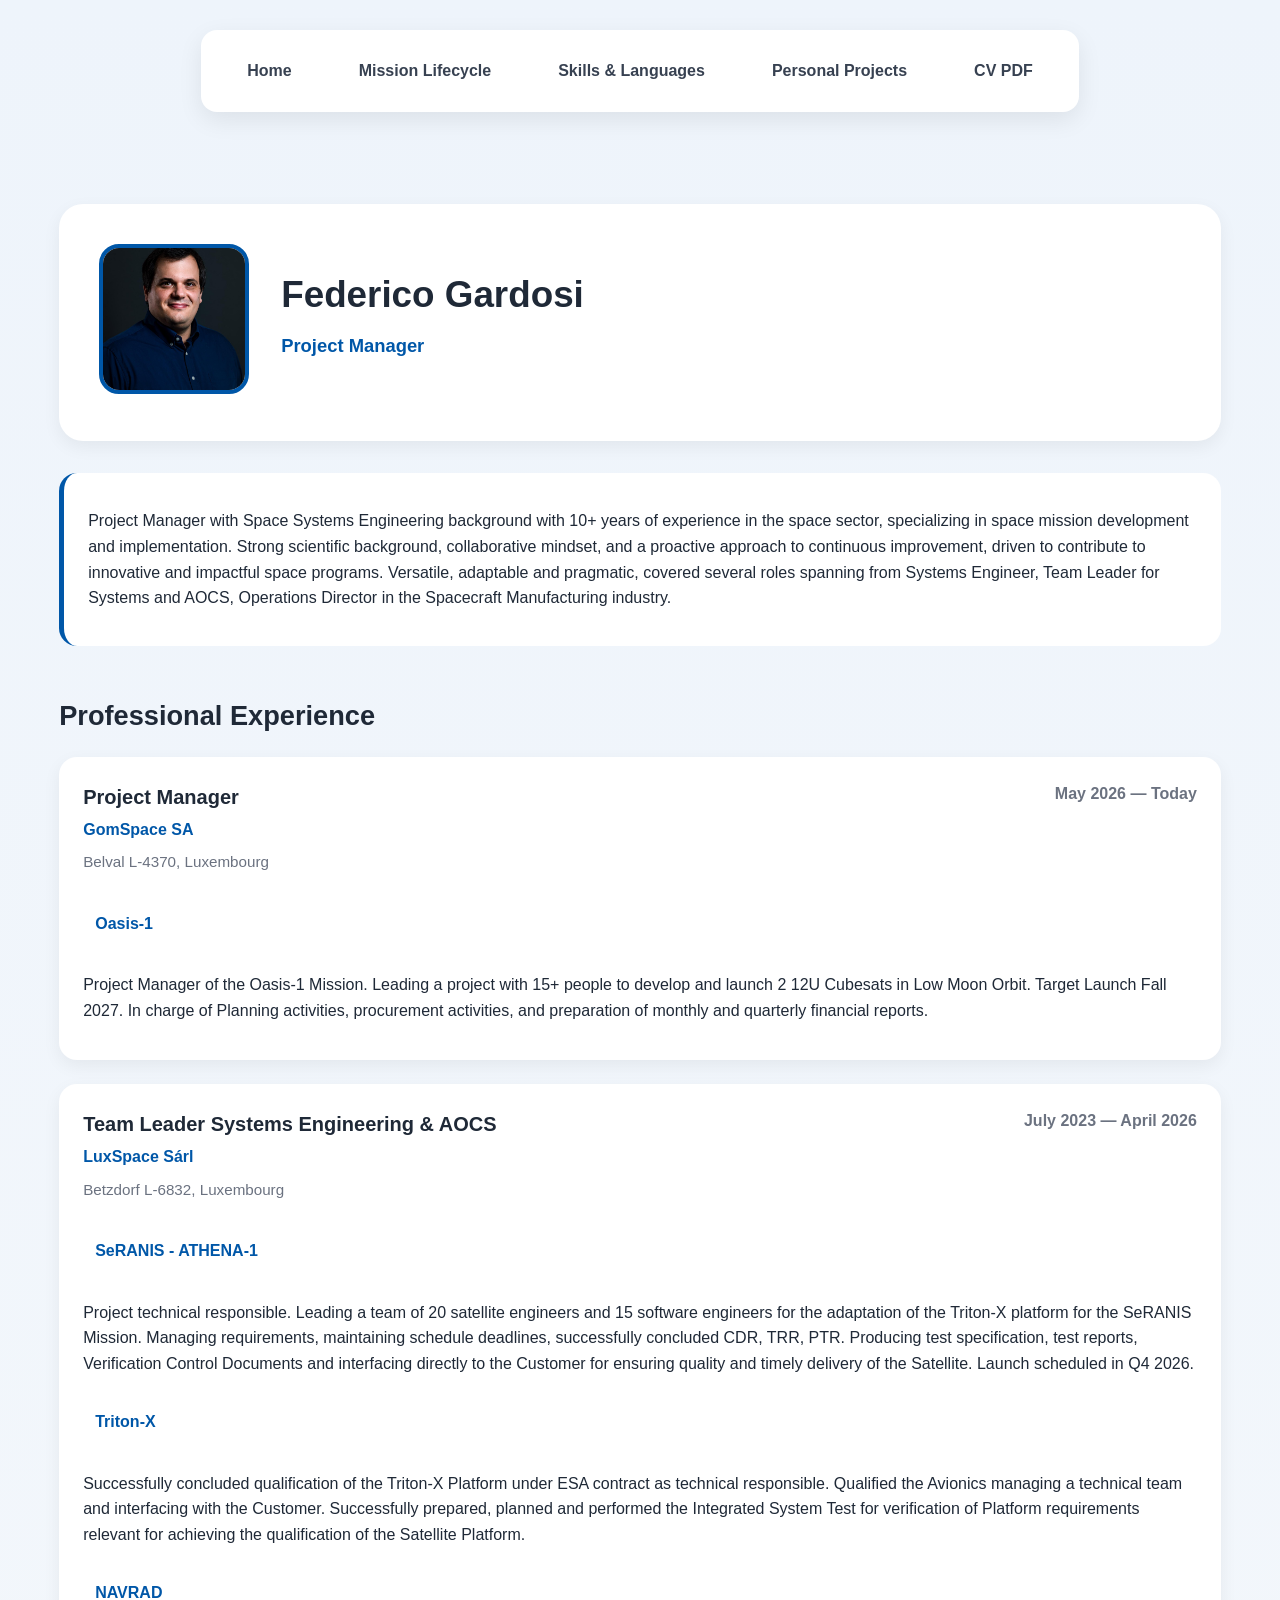
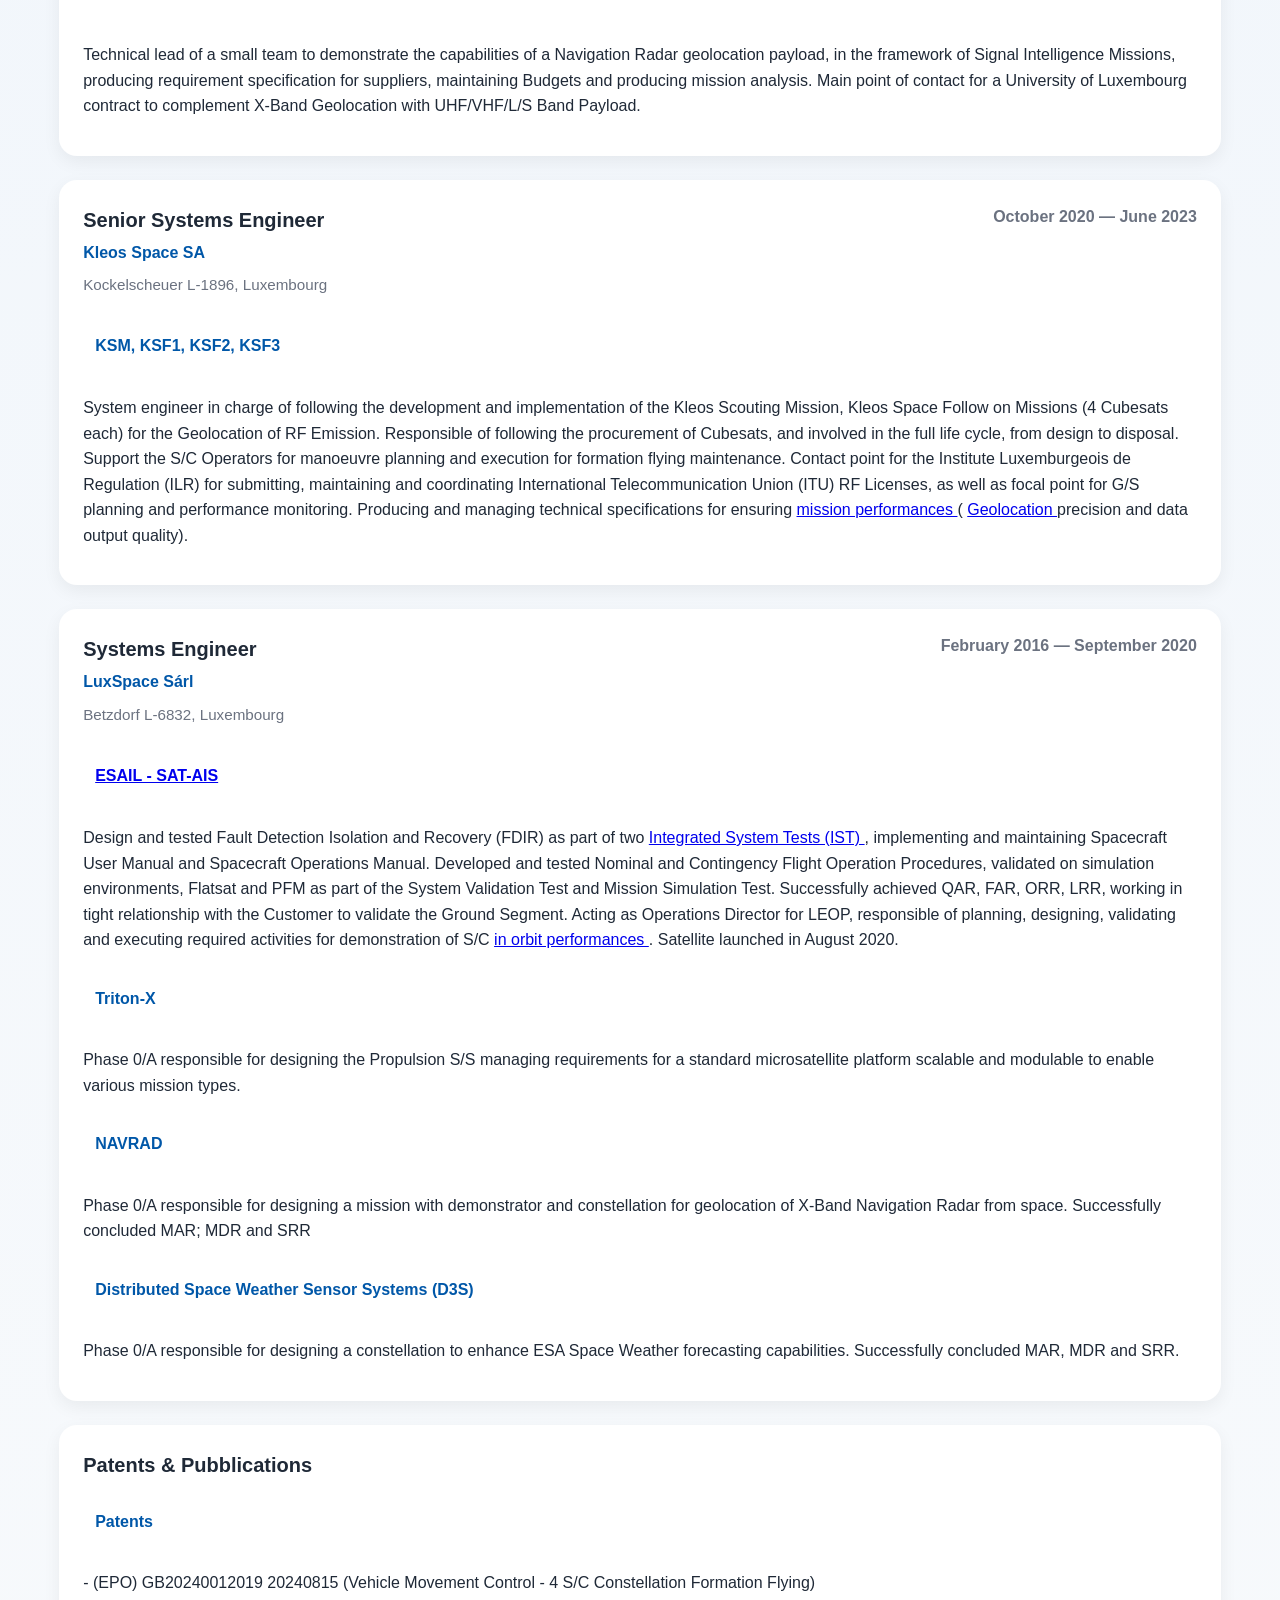
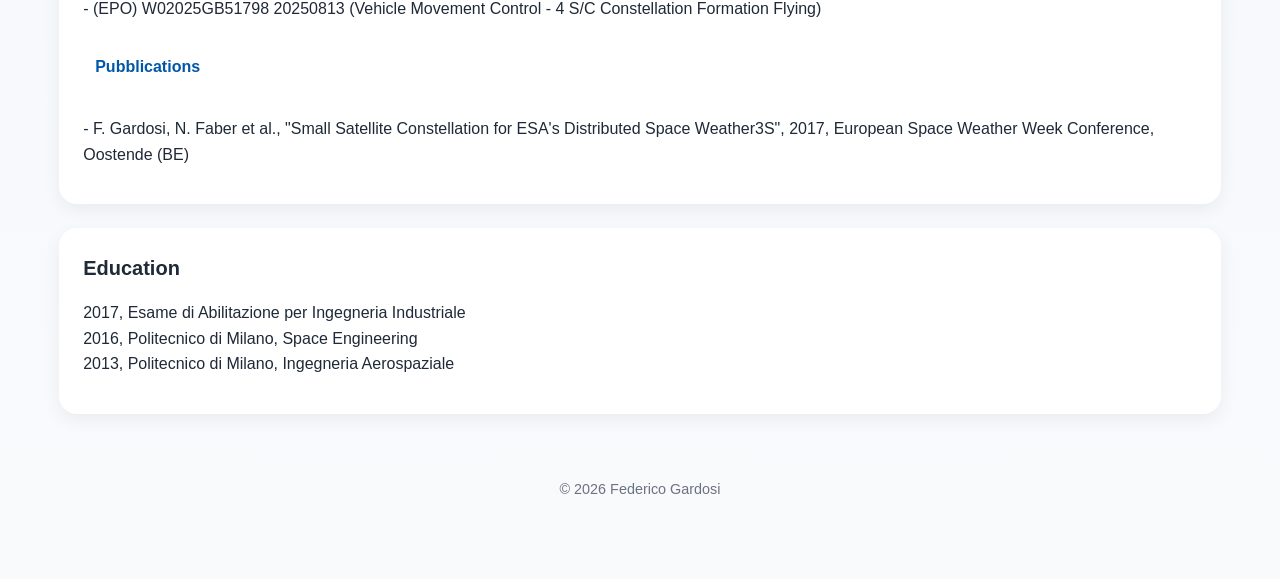
<file: index.html>
<!DOCTYPE html>
<html lang="en">
<head>
    <meta charset="UTF-8" />
    <meta name="viewport" content="width=device-width, initial-scale=1.0" />
    <title>Federico Gardosi | Portfolio</title>
    <link rel="stylesheet" href="css/style.css" />
    <!-- Google tag (gtag.js) -->
    <script async src="https://www.googletagmanager.com/gtag/js?id=G-HKT4KPR99Y"></script>
    <script>
    window.dataLayer = window.dataLayer || [];
    function gtag(){dataLayer.push(arguments);}
    gtag('js', new Date());

    gtag('config', 'G-HKT4KPR99Y');
    </script>
</head>
<body>

    <nav class="topnav">
    <a href="index.html">Home</a>
    <a href="blockdiagram.html">Mission Lifecycle</a>
    <a href="sandl.html">Skills & Languages</a>
    <a href="projects/projects.html">Personal Projects</a>
    <a href="assets/pdf/FedericoGardosi_2026Sep.pdf">CV PDF</a>
    </nav>

    <main class="container">

        <!-- HEADER / HERO -->
        <header class="hero">
            <div class="hero-photo">
                <img src="assets/images/profile.jpeg" alt="Foto profilo Federico Gardosi">
            </div>

            <div class="hero-text">
                <h1>Federico Gardosi</h1>
                <p class="job-title">Project Manager</p>
            </div>
        </header>

        <!-- BREVE INTRO (opzionale) -->
        <section class="intro">
            <p>
                Project Manager with Space Systems Engineering background with 10+ years of experience in the space sector, 
                specializing in space mission development and implementation. Strong scientific background, collaborative mindset,
                and a proactive approach to continuous improvement, driven to contribute to innovative and impactful space programs.
                Versatile, adaptable and pragmatic, covered several roles spanning from Systems Engineer, Team Leader for Systems and AOCS,
                Operations Director in the Spacecraft Manufacturing industry.
            </p>
        </section>

        <!-- ESPERIENZA -->
        <section id="experience">
            <h2>Professional Experience</h2>

            <!-- TEMPLATE DA DUPLICARE -->
            <article class="experience-card">
                <div class="exp-header">
                    <div>
                        <h3>Project Manager</h3>
                        <p class="company">GomSpace SA</p>
                    </div>

                    <div class="exp-period">
                        May 2026 — Today
                    </div>
                </div>

                <p class="exp-location">Belval L-4370, Luxembourg</p>

                <div class="exp-project">
                    Oasis-1
                </div>

                <p class="exp-description">
                    Project Manager of the Oasis-1 Mission. Leading a project with 15+ people to develop and launch 2 12U Cubesats in Low Moon Orbit.
                    Target Launch Fall 2027. In charge of Planning activities, procurement activities, and preparation of monthly and quarterly
                    financial reports.<br>
                </p>

            </article>
            <!-- FINE TEMPLATE -->

            <!-- TEMPLATE DA DUPLICARE -->
            <article class="experience-card">
                <div class="exp-header">
                    <div>
                        <h3>Team Leader Systems Engineering & AOCS</h3>
                        <p class="company">LuxSpace Sárl</p>
                    </div>

                    <div class="exp-period">
                        July 2023 — April 2026
                    </div>
                </div>

                <p class="exp-location">Betzdorf L-6832, Luxembourg</p>
                
                <div class="exp-project">
                    SeRANIS - ATHENA-1
                </div>

                <p class="exp-description">
                    Project technical responsible. Leading a team of 20 satellite engineers and 15 software engineers for the adaptation
                    of the Triton-X platform for the SeRANIS Mission. Managing requirements, maintaining schedule deadlines, successfully
                    concluded CDR, TRR, PTR. Producing test specification, test reports,
                    Verification Control Documents and interfacing directly to the Customer for ensuring quality and timely delivery of the Satellite.
                    Launch scheduled in Q4 2026. <br>
                </p>

                <div class="exp-project">
                    Triton-X
                </div>

                <p class="exp-description">
                    Successfully concluded qualification of the Triton-X Platform under ESA contract as technical responsible. Qualified
                    the Avionics managing a technical team and interfacing with the Customer.
                    Successfully prepared, planned and performed the Integrated System Test for verification of Platform requirements relevant for
                    achieving the qualification of the Satellite Platform.<br>
                </p>

                <div class="exp-project">
                    NAVRAD
                </div>

                <p class="exp-description">
                    Technical lead of a small team to demonstrate the capabilities of a Navigation Radar geolocation payload, in the framework of
                    Signal Intelligence Missions, producing requirement specification for suppliers, maintaining Budgets and producing mission analysis.
                    Main point of contact for a University of Luxembourg contract to complement X-Band Geolocation with UHF/VHF/L/S Band Payload.<br>
                </p>

            </article>
            <!-- FINE TEMPLATE -->

            <!-- TEMPLATE DA DUPLICARE -->
            <article class="experience-card">
                <div class="exp-header">
                    <div>
                        <h3>Senior Systems Engineer</h3>
                        <p class="company">Kleos Space SA</p>
                    </div>

                    <div class="exp-period">
                        October 2020 — June 2023
                    </div>
                </div>

                <p class="exp-location">Kockelscheuer L-1896, Luxembourg</p>

                <div class="exp-project">
                    KSM, KSF1, KSF2, KSF3
                </div>

                <p class="exp-description">
                    System engineer in charge of following the development and implementation of the Kleos Scouting Mission,
                    Kleos Space Follow on Missions (4 Cubesats each) for the Geolocation of RF Emission. Responsible of following the procurement of Cubesats, and involved in
                    the full life cycle, from design to disposal.
                    
                    Support the S/C Operators for manoeuvre planning and execution for formation flying maintenance.

                    Contact point for the Institute Luxemburgeois de Regulation (ILR) for submitting, maintaining and coordinating International
                    Telecommunication Union (ITU) RF Licenses, as well as focal point for G/S planning and performance monitoring.

                    Producing and managing technical specifications for ensuring
                    <a href="https://www.youtube.com/watch?v=lKY6gIubSNU&t=6s" target="_blank">
                    mission performances </a> (
                    <a href="https://www.radio24.ilsole24ore.com/conduttori/enrico-pagliarini/programmi/2024/puntata/trasmissione-3-giugno-2022-120000-2419319450279566" target="_blank">
                        Geolocation
                    </a>
                    precision and data output quality).<br>
                </p>

            </article>
            <!-- FINE TEMPLATE -->

            <!-- TEMPLATE DA DUPLICARE -->
            <article class="experience-card">
                <div class="exp-header">
                    <div>
                        <h3>Systems Engineer</h3>
                        <p class="company">LuxSpace Sárl</p>
                    </div>

                    <div class="exp-period">
                        February 2016 — September 2020
                    </div>
                </div>

                <p class="exp-location">Betzdorf L-6832, Luxembourg</p>

                <div class="exp-project">
                    <a href="https://www.esa.int/Applications/Connectivity_and_Secure_Communications/ESAIL_maritime_satellite_launched" target="_blank">
                        ESAIL - SAT-AIS
                    </a>
                </div>

                <p class="exp-description">
                    Design and tested Fault Detection Isolation and Recovery (FDIR) as part of two 
                    <a href="https://www.youtube.com/watch?v=xg8FUtbBGn8&t=12s" target="_blank">
                    Integrated System Tests (IST)
                    </a>,
                    implementing and maintaining Spacecraft User Manual and Spacecraft Operations Manual. Developed and tested Nominal
                    and Contingency Flight Operation Procedures, validated on simulation environments, Flatsat and PFM as part of the
                    System Validation Test and Mission Simulation Test.

                    Successfully achieved QAR, FAR, ORR, LRR, working in tight relationship with the Customer to validate the
                    Ground Segment.

                    Acting as Operations Director for LEOP, responsible of planning, designing, validating and executing required
                    activities for demonstration of S/C
                    <a href="https://www.esa.int/Applications/Connectivity_and_Secure_Communications/ESAIL_captures_two_million_messages_from_ships_at_sea" target="_blank" rel="noopener noreferrer">
                    in orbit performances
                    </a>. Satellite launched in August 2020.<br>
                </p>
                
                <div class="exp-project">
                    Triton-X
                </div>

                <p class="exp-description">
                    Phase 0/A responsible for designing the Propulsion S/S managing requirements for a standard microsatellite platform
                    scalable and modulable to enable various mission types.<br>
                </p>

                <div class="exp-project">
                    NAVRAD
                </div>

                <p class="exp-description">
                    Phase 0/A responsible for designing a mission with demonstrator and constellation for geolocation of X-Band Navigation
                    Radar from space. Successfully concluded MAR; MDR and SRR<br>
                </p>

                <div class="exp-project">
                    Distributed Space Weather Sensor Systems (D3S)
                </div>

                <p class="exp-description">
                    Phase 0/A responsible for designing a constellation to enhance ESA Space Weather forecasting capabilities.
                    Successfully concluded MAR, MDR and SRR.<br>
                </p>

            </article>
            <!-- FINE TEMPLATE -->


            <article class="experience-card">
                <div class="exp-header">
                    <div>
                        <h3>Patents & Pubblications</h3>
                    </div>
                </div>
                <div class="exp-project">
                    Patents
                </div>

                <p class="exp-description">
                    - (EPO) GB20240012019 20240815 (Vehicle Movement Control - 4 S/C Constellation Formation Flying) <br>
                    - (EPO) W02025GB51798 20250813 (Vehicle Movement Control - 4 S/C Constellation Formation Flying) <br>
                </p>
                <div class="exp-project">
                    Pubblications
                </div>

                <p class="exp-description">
                    - F. Gardosi, N. Faber et al., "Small Satellite Constellation for ESA's Distributed Space Weather3S", 2017, European Space Weather Week Conference,
                    Oostende (BE) <br>
                </p>

                </article>
            <!-- FINE TEMPLATE -->


             <article class="experience-card">
                <div class="exp-header">
                    <div>
                        <h3>Education</h3>
                    </div>
                </div>

                <p class="exp-description">
                    2017, Esame di Abilitazione per Ingegneria Industriale <br>
                    2016, Politecnico di Milano, Space Engineering <br>
                    2013, Politecnico di Milano, Ingegneria Aerospaziale <br>
                </p>

                </article>
            <!-- FINE TEMPLATE -->

        </section>

        <footer class="footer">
            <p>© 2026 Federico Gardosi</p>
        </footer>

    </main>

</body>
</html>
</file>
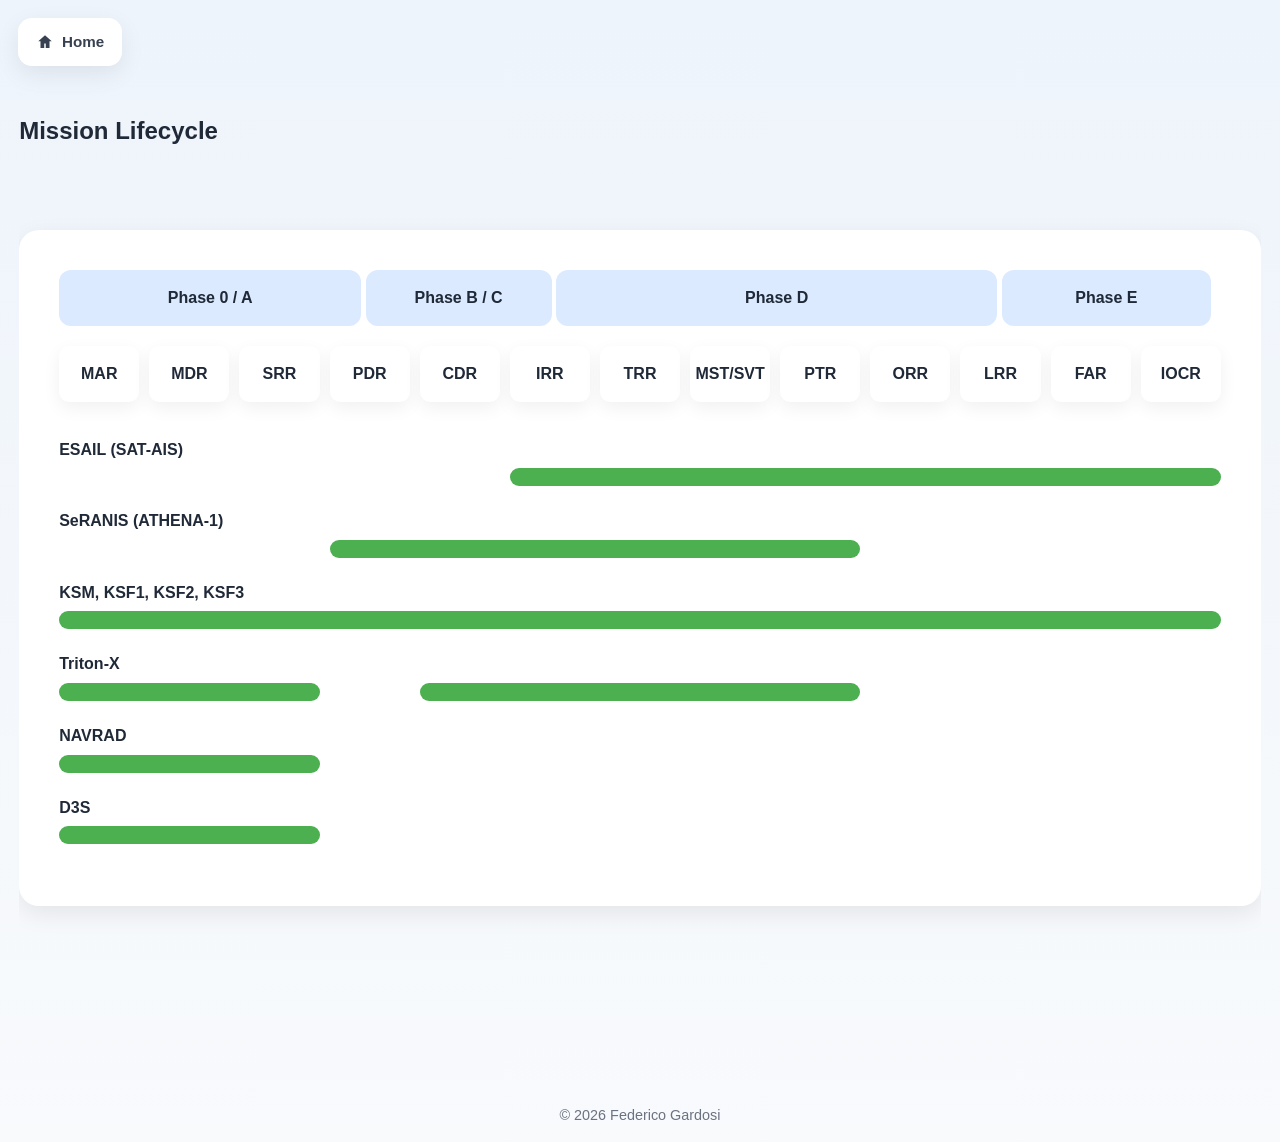
<file: blockdiagram.html>
<!DOCTYPE html>
<html lang="en">

<head>

<meta charset="UTF-8">
<meta name="viewport" content="width=device-width, initial-scale=1">

<title>Mission Lifecycle</title>

<link rel="stylesheet" href="css/style.css">
<!-- Google tag (gtag.js) -->
<script async src="https://www.googletagmanager.com/gtag/js?id=G-HKT4KPR99Y"></script>
<script>
window.dataLayer = window.dataLayer || [];
function gtag(){dataLayer.push(arguments);}
gtag('js', new Date());

gtag('config', 'G-HKT4KPR99Y');
</script>
</head>

<body>

    <a href="index.html" class="home-button">
    <svg width="18" height="18" viewBox="0 0 24 24" fill="currentColor">
        <path d="M12 3l9 8h-3v9h-5v-6H11v6H6v-9H3z"/>
    </svg>
    <span>Home</span>
    </a>
<div class="lifecycle-container">
<section class="lifecycle">

    <h1 class="lifecycle-title">
        Mission Lifecycle
    </h1>

    <div class="timeline-wrapper">

        <div class="timeline">

            <!-- Phase titles -->

            <div></div>

            <div class="phase phase0">Phase 0 / A</div>
            <div class="phase phaseBC">Phase B / C</div>
            <div class="phase phaseD">Phase D</div>
            <div class="phase phaseE">Phase E</div>

            <!-- Milestones -->

            <div></div>

            <div class="milestones">

                <div>MAR</div>
                <div>MDR</div>
                <div>SRR</div>

                <div>PDR</div>
                <div>CDR</div>

                <div>IRR</div>
                <div>TRR</div>
                <div>MST/SVT</div>
                <div>PTR</div>
                <div>ORR</div>

                <div>LRR</div>
                <div>FAR</div>
                <div>IOCR</div>

            </div>

            <!-- ===================== -->
            <!-- MISSIONS              -->
            <!-- ===================== -->

            <div class="mission-name">
                ESAIL (SAT-AIS)
            </div>

            <div class="mission-track">

                <div class="mission-bar" style="grid-column:6 / 14;"></div>

            </div>


            <div class="mission-name">
                SeRANIS (ATHENA-1)
            </div>

            <div class="mission-track">

                <div class="mission-bar" style="grid-column:4 / 10;"></div>

            </div>

            <div class="mission-name">
                KSM, KSF1, KSF2, KSF3
            </div>

            <div class="mission-track">

                <div class="mission-bar" style="grid-column:1 / 14;"></div>

            </div>

            <div class="mission-name">
                Triton-X
            </div>

            <div class="mission-track">

                <div class="mission-bar" style="grid-column:1 / 4;"></div>
                <div class="mission-bar" style="grid-column:5 / 10;"></div>

            </div>

            <div class="mission-name">
                NAVRAD
            </div>

            <div class="mission-track">

                <div class="mission-bar" style="grid-column:1 / 4;"></div>

            </div>

            <div class="mission-name">
                D3S
            </div>

            <div class="mission-track">

                <div class="mission-bar" style="grid-column:1 / 4;"></div>

            </div>

        </div>
    </div>
</div>
</div>

<footer class="footer">
            <p>© 2026 Federico Gardosi</p>
</footer>

</body>

</html>
</file>
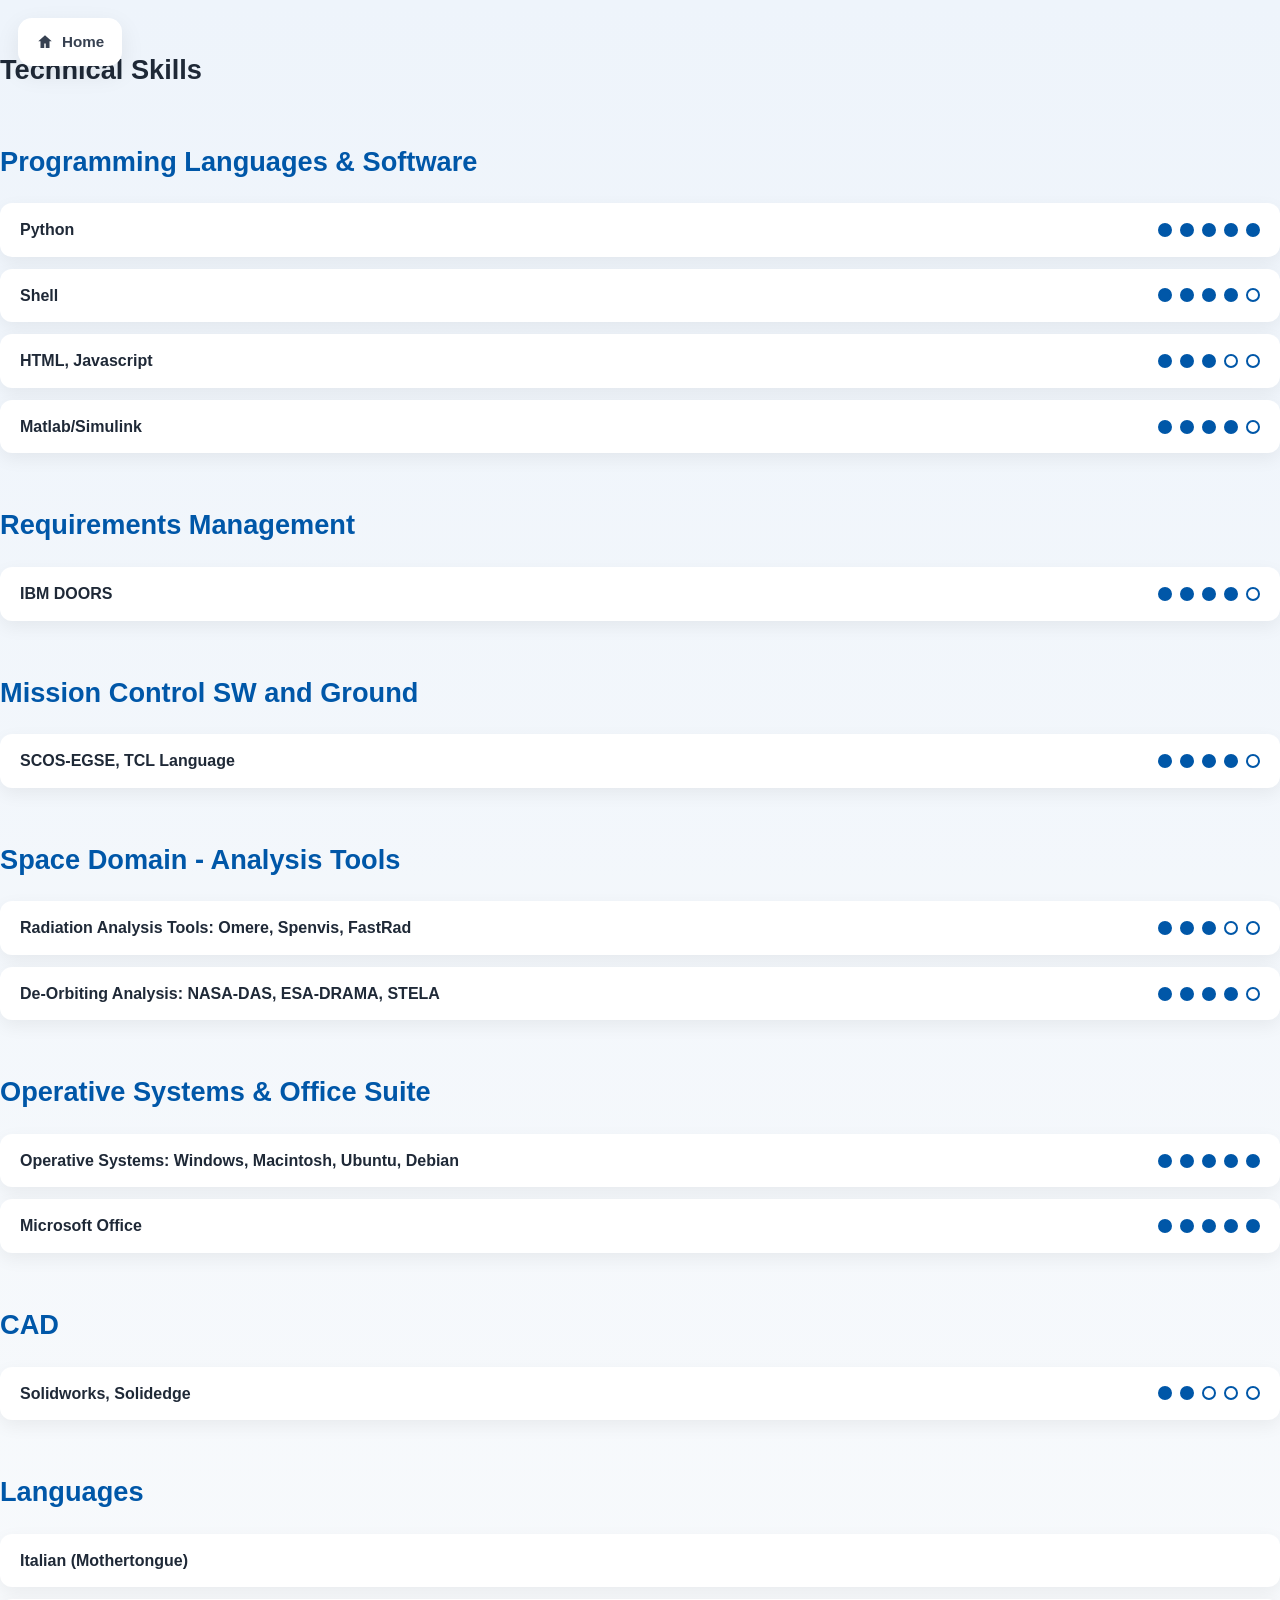
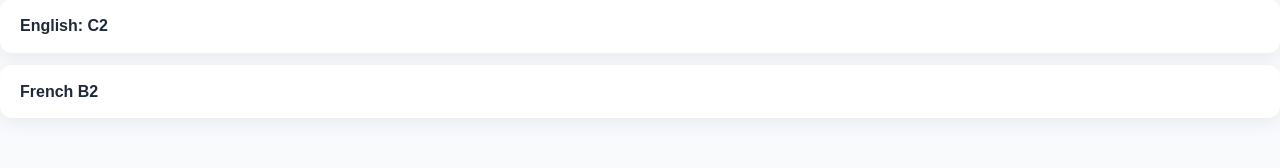
<file: sandl.html>
<!DOCTYPE html>
<html lang="en">

<head>
    <meta charset="UTF-8">
    <meta name="viewport" content="width=device-width, initial-scale=1.0">
    <title>Personal Projects</title>

    <link rel="stylesheet" href="../css/style.css">
    <!-- Google tag (gtag.js) -->
    <script async src="https://www.googletagmanager.com/gtag/js?id=G-HKT4KPR99Y"></script>
    <script>
    window.dataLayer = window.dataLayer || [];
    function gtag(){dataLayer.push(arguments);}
    gtag('js', new Date());

    gtag('config', 'G-HKT4KPR99Y');
    </script>
</head>

<body>

    <a href="index.html" class="home-button">
    <svg width="18" height="18" viewBox="0 0 24 24" fill="currentColor">
        <path d="M12 3l9 8h-3v9h-5v-6H11v6H6v-9H3z"/>
    </svg>
    <span>Home</span>
    </a>

<section>

    <h2>Technical Skills</h2>

    <section class="skills-section">
        
        <h2>Programming Languages & Software</h2>

        <div class="skill-row">
            <span class="skill-name">
                Python
            </span>

            <span class="skill-level">

            <span class="dot filled"></span>
            <span class="dot filled"></span>
            <span class="dot filled"></span>
            <span class="dot filled"></span>
            <span class="dot filled"></span>

            </span>
        </div>

        <div class="skill-row">
            <span class="skill-name">
                Shell
            </span>

            <span class="skill-level">

            <span class="dot filled"></span>
            <span class="dot filled"></span>
            <span class="dot filled"></span>
            <span class="dot filled"></span>
            <span class="dot"></span>

        </span>

    </div>

    <div class="skill-row">

        <span class="skill-name">
            HTML, Javascript
        </span>

        <span class="skill-level">

            <span class="dot filled"></span>
            <span class="dot filled"></span>
            <span class="dot filled"></span>
            <span class="dot"></span>
            <span class="dot"></span>

        </span>

    </div>

    <div class="skill-row">

        <span class="skill-name">
            Matlab/Simulink
        </span>

        <span class="skill-level">

            <span class="dot filled"></span>
            <span class="dot filled"></span>
            <span class="dot filled"></span>
            <span class="dot filled"></span>
            <span class="dot"></span>

        </span>

    </div>

    </section>

    <section class="skills-section">

    <h2>Requirements Management</h2>

    <div class="skill-row">

        <span class="skill-name">
            IBM DOORS
        </span>

        <span class="skill-level">

            <span class="dot filled"></span>
            <span class="dot filled"></span>
            <span class="dot filled"></span>
            <span class="dot filled"></span>
            <span class="dot"></span>

        </span>

    </div>

    </section>

    <section class="skills-section">

    <h2>Mission Control SW and Ground</h2>

    <div class="skill-row">

        <span class="skill-name">
            SCOS-EGSE, TCL Language
        </span>

        <span class="skill-level">

            <span class="dot filled"></span>
            <span class="dot filled"></span>
            <span class="dot filled"></span>
            <span class="dot filled"></span>
            <span class="dot"></span>

        </span>

    </div>

    </section>

    <section class="skills-section">

    <h2>Space Domain - Analysis Tools</h2>

    <div class="skill-row">

        <span class="skill-name">
            Radiation Analysis Tools: Omere, Spenvis, FastRad
        </span>

        <span class="skill-level">

            <span class="dot filled"></span>
            <span class="dot filled"></span>
            <span class="dot filled"></span>
            <span class="dot"></span>
            <span class="dot"></span>

        </span>

    </div>

    <div class="skill-row">

        <span class="skill-name">
            De-Orbiting Analysis: NASA-DAS, ESA-DRAMA, STELA
        </span>

        <span class="skill-level">

            <span class="dot filled"></span>
            <span class="dot filled"></span>
            <span class="dot filled"></span>
            <span class="dot filled"></span>
            <span class="dot"></span>

        </span>

    </div>

    </section>

    <section class="skills-section">

    <h2>Operative Systems & Office Suite</h2>

    <div class="skill-row">

        <span class="skill-name">
            Operative Systems: Windows, Macintosh, Ubuntu, Debian
        </span>

        <span class="skill-level">

            <span class="dot filled"></span>
            <span class="dot filled"></span>
            <span class="dot filled"></span>
            <span class="dot filled"></span>
            <span class="dot filled"></span>

        </span>

    </div>

    <div class="skill-row">

        <span class="skill-name">
            Microsoft Office
        </span>

        <span class="skill-level">

            <span class="dot filled"></span>
            <span class="dot filled"></span>
            <span class="dot filled"></span>
            <span class="dot filled"></span>
            <span class="dot filled"></span>

        </span>

    </div>

    </section>

    <section class="skills-section">

    <h2>CAD</h2>

    <div class="skill-row">

        <span class="skill-name">
            Solidworks, Solidedge
        </span>

        <span class="skill-level">

            <span class="dot filled"></span>
            <span class="dot filled"></span>
            <span class="dot"></span>
            <span class="dot"></span>
            <span class="dot"></span>

        </span>

    </div>

    </section>

    <section class="skills-section">

    <h2>Languages</h2>

    <div class="skill-row">

        <span class="skill-name">
            Italian (Mothertongue)
        </span>

    </div>

    <div class="skill-row">

        <span class="skill-name">
            English: C2
        </span>

    </div>

    <div class="skill-row">

        <span class="skill-name">
            French B2
        </span>

    </div>

    </section>

</section>

</body>
</html>
</file>
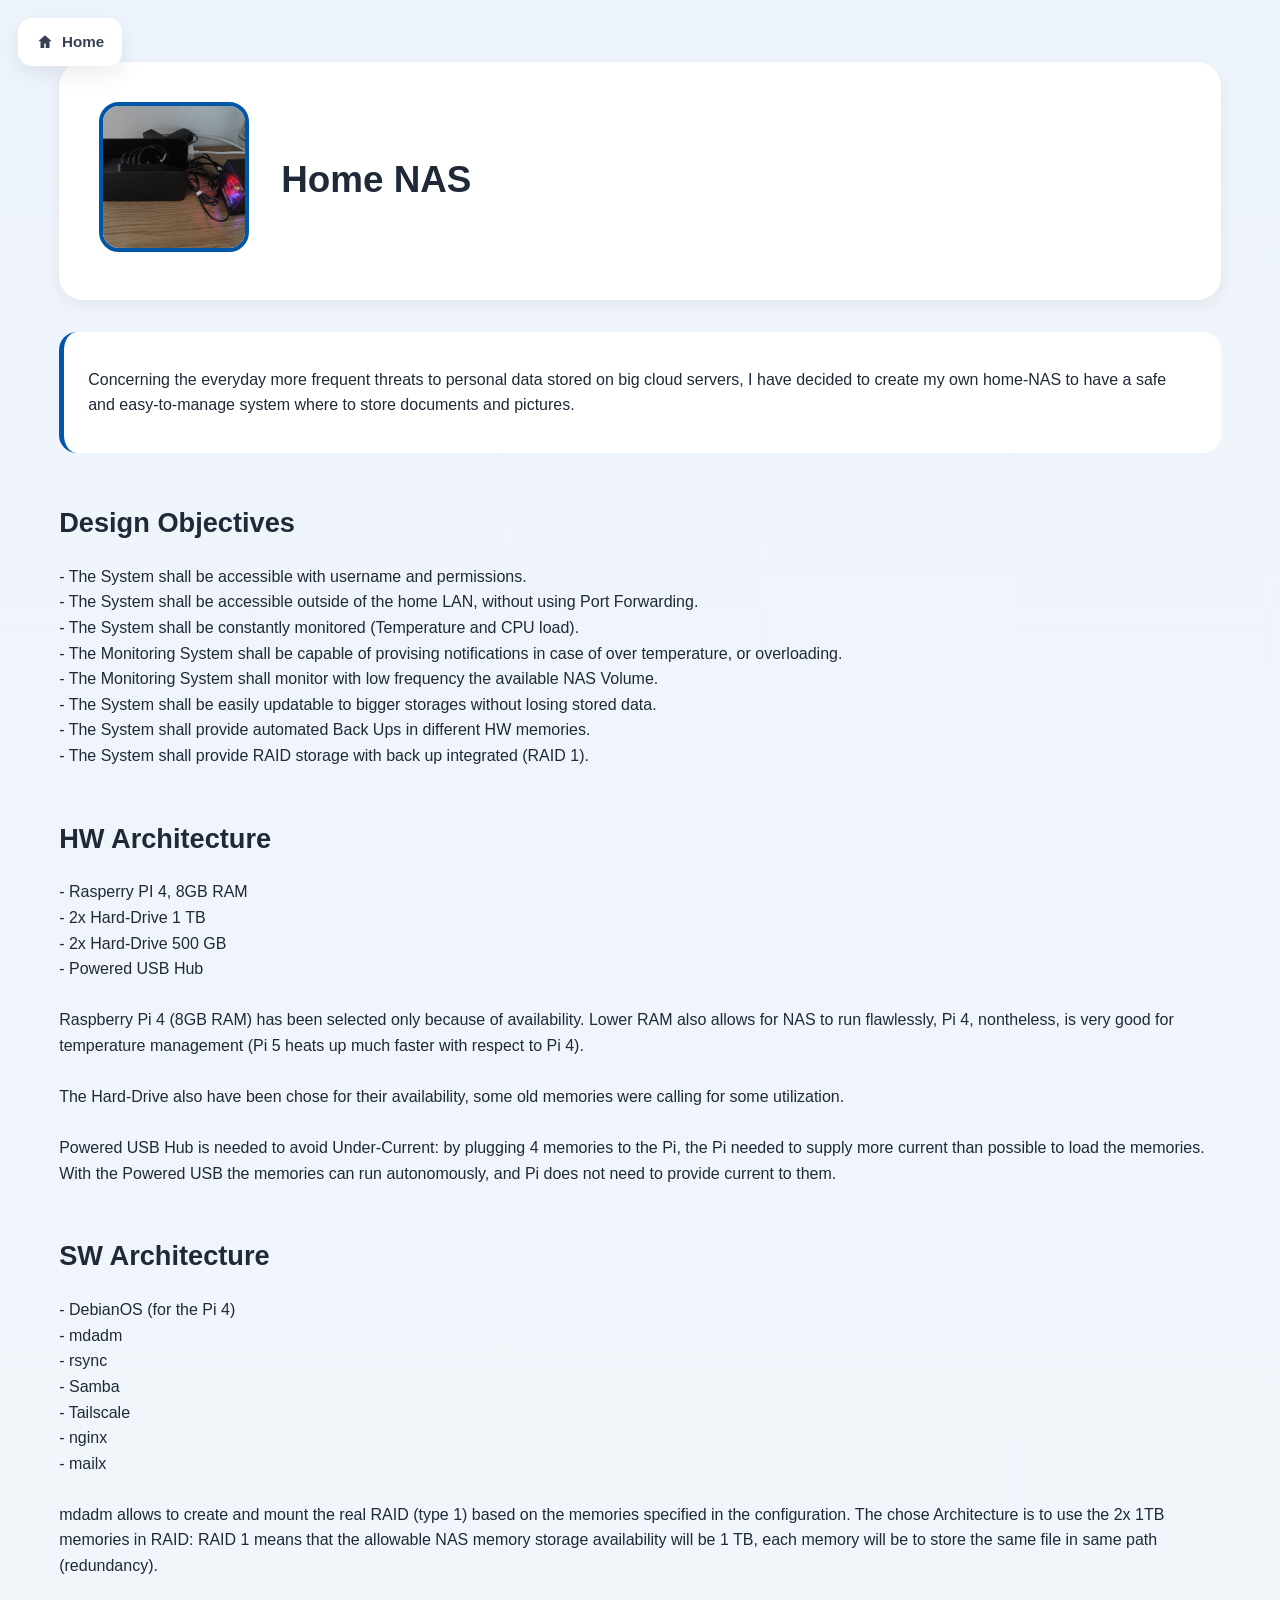
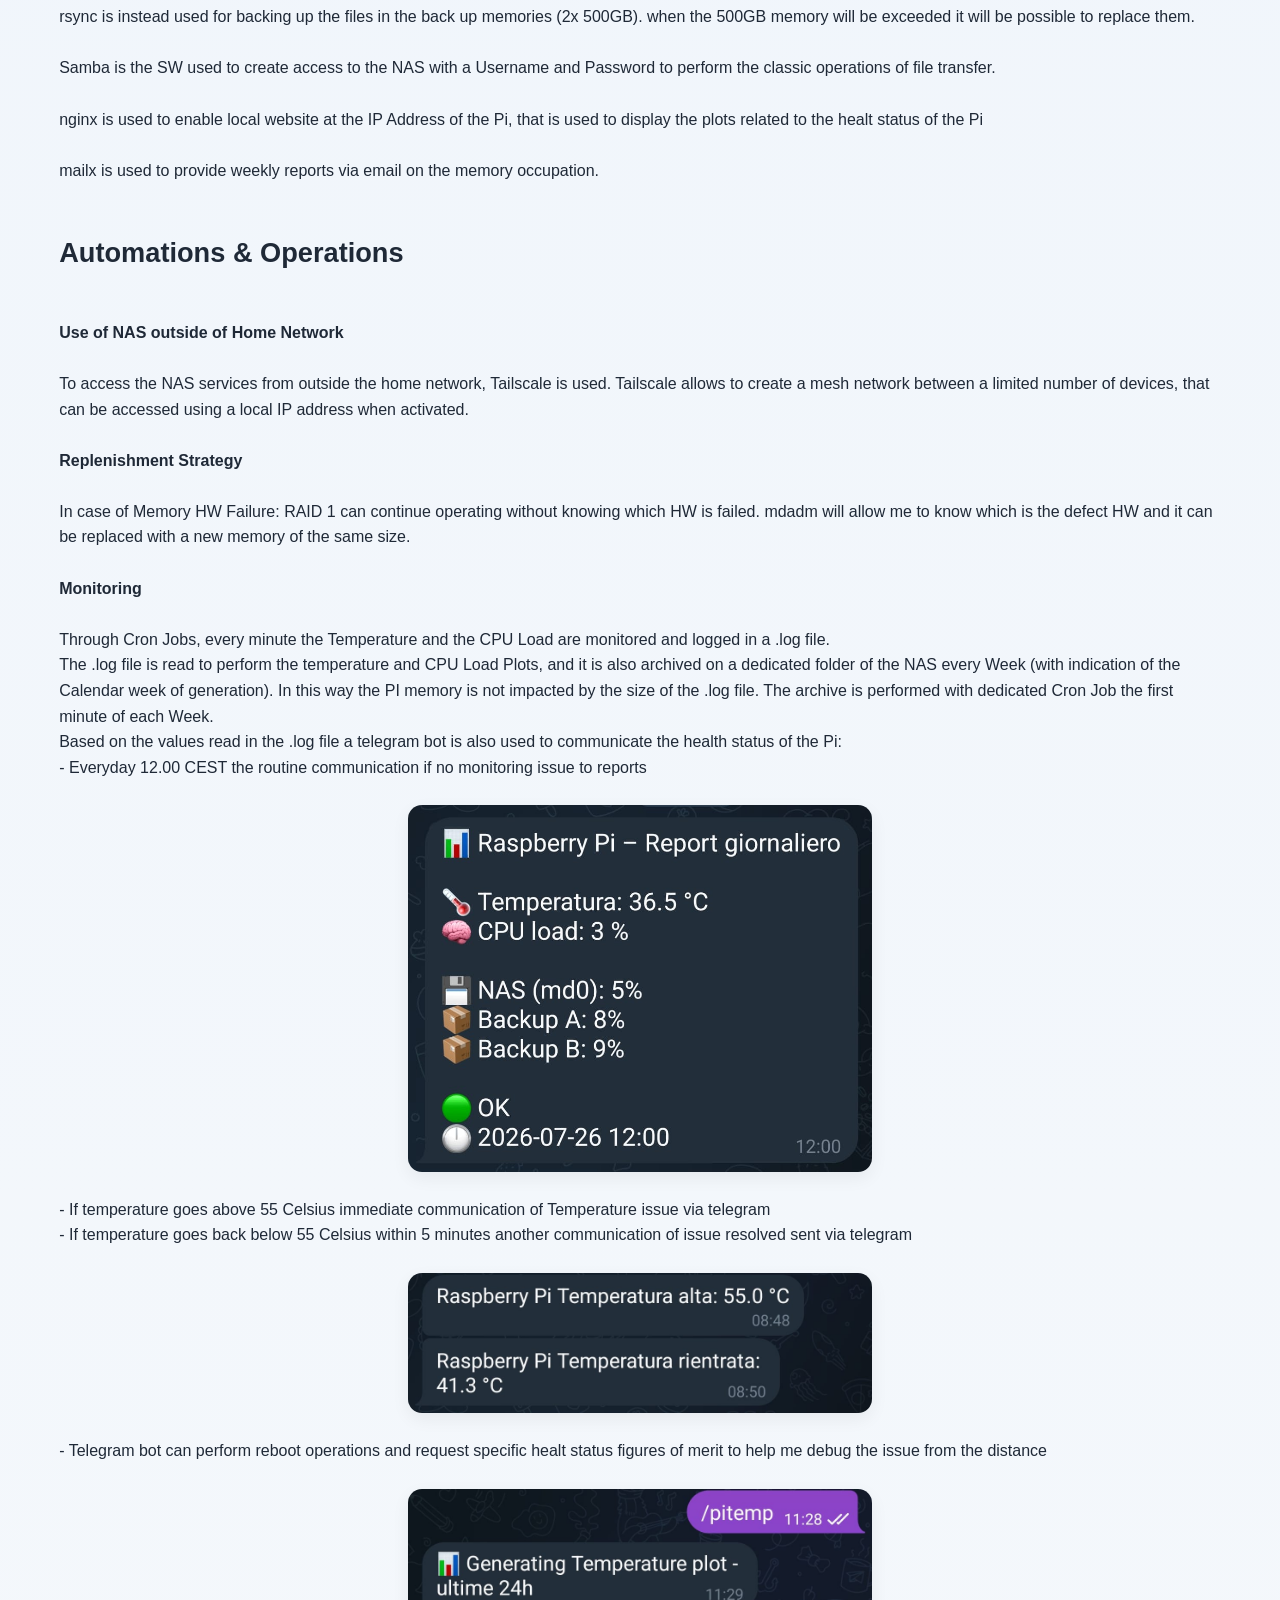
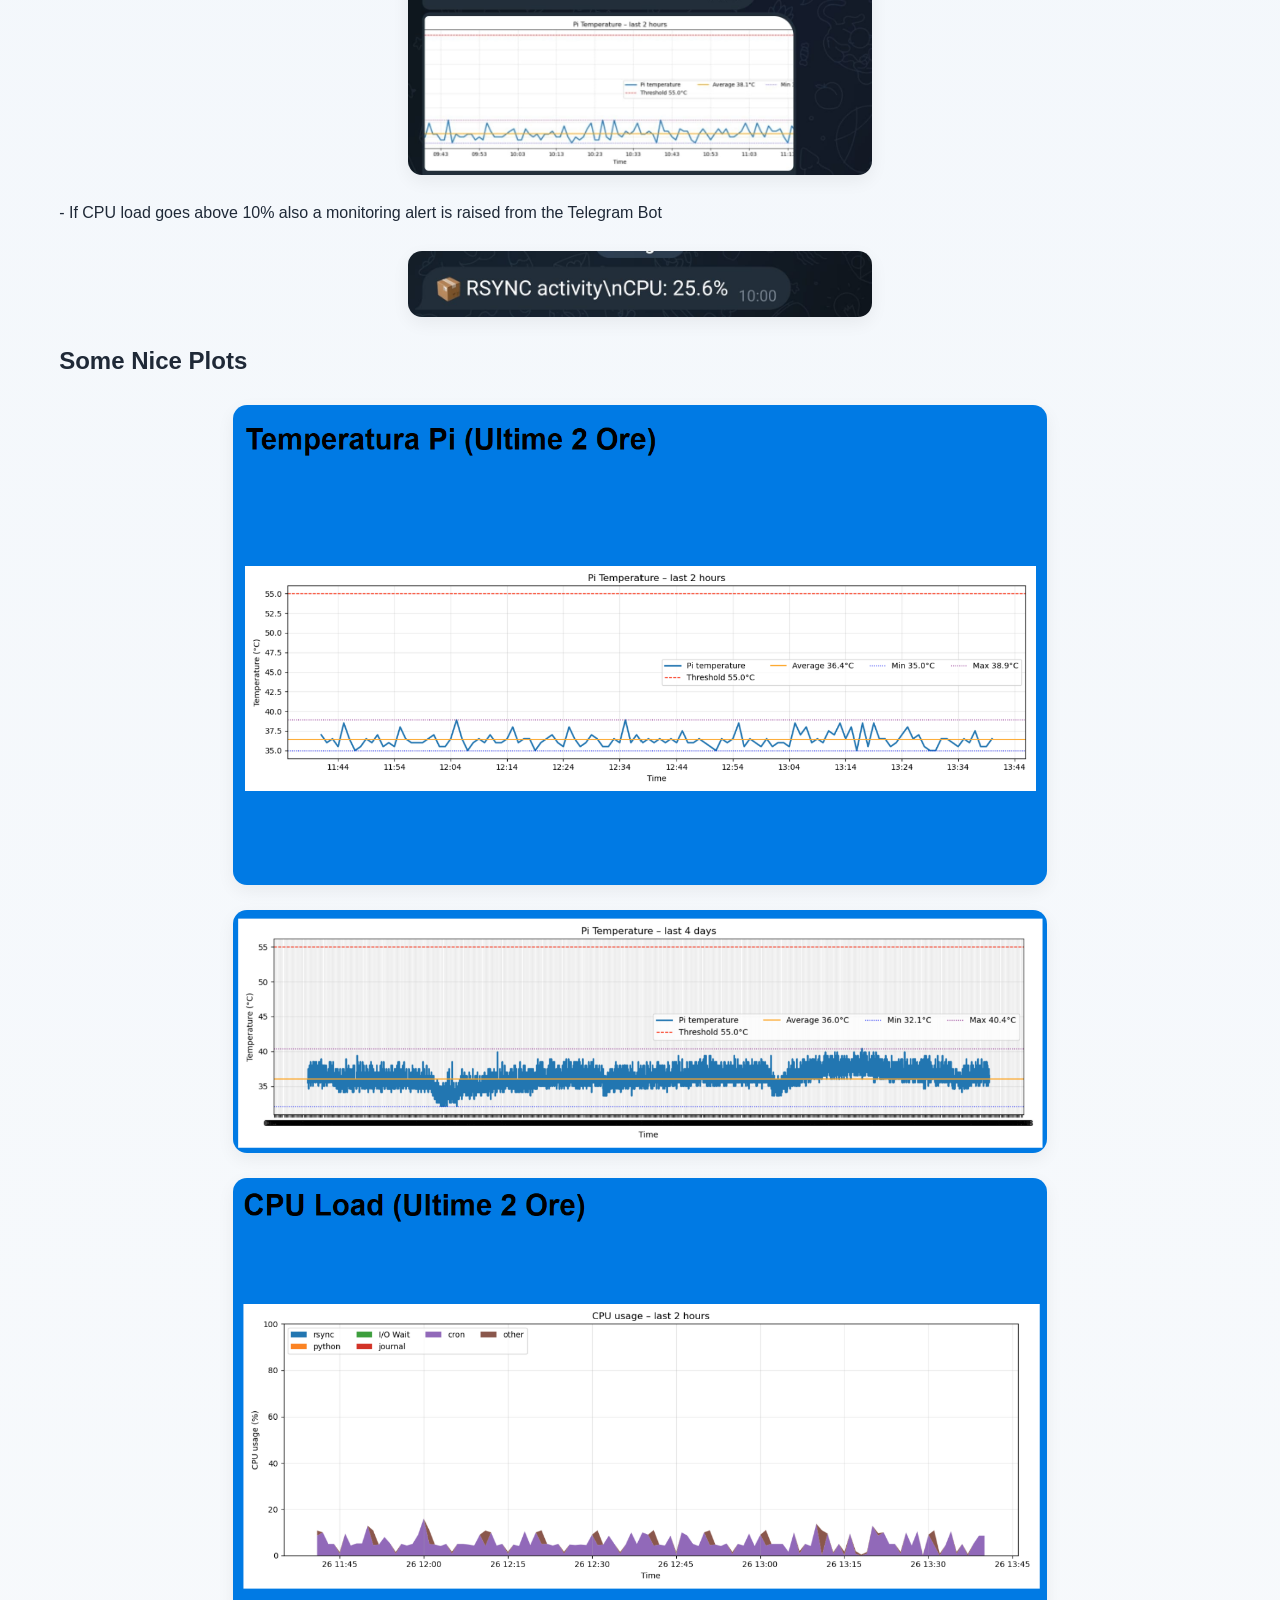
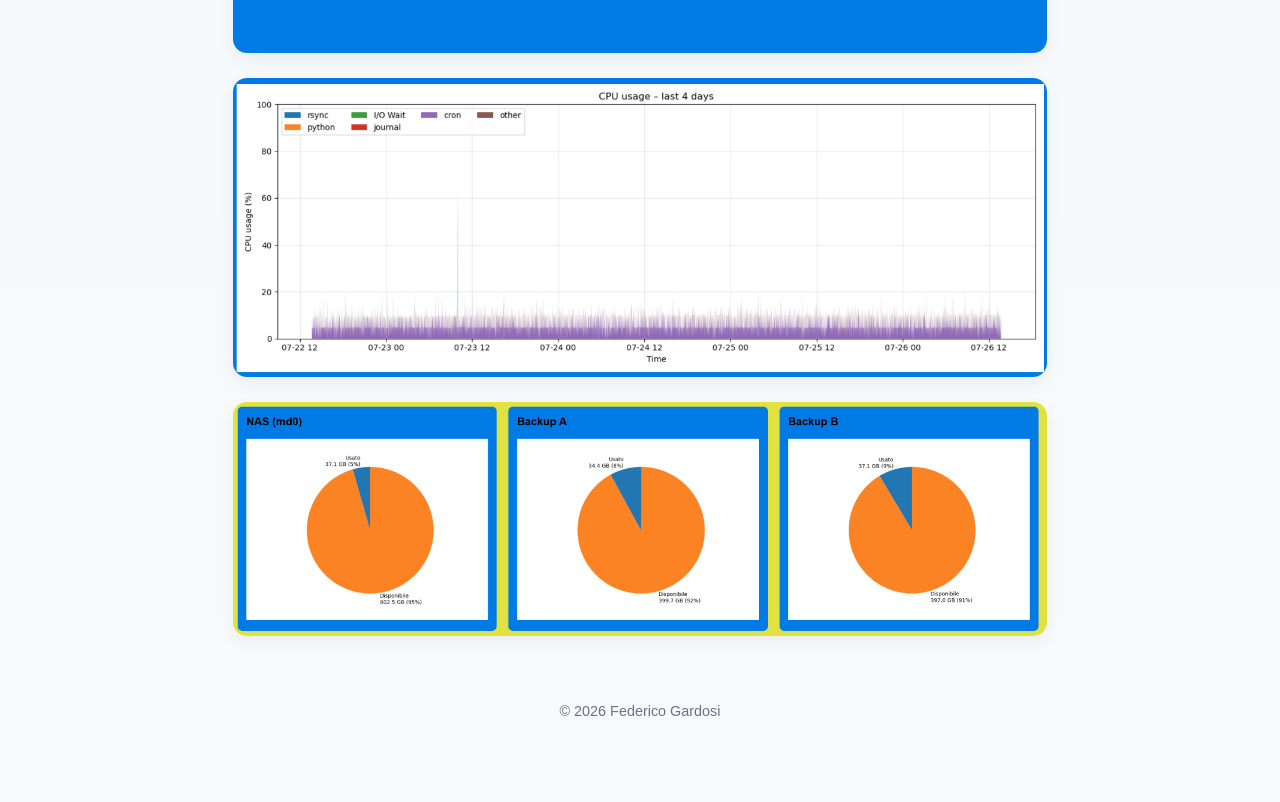
<file: projects/home-nas.html>
<!DOCTYPE html>
<html lang="en">
<head>
    <meta charset="UTF-8" />
    <meta name="viewport" content="width=device-width, initial-scale=1.0" />
    <title>Home Network Attached Storage</title>
    <link rel="stylesheet" href="../css/style.css" />
    <!-- Google tag (gtag.js) -->
    <script async src="https://www.googletagmanager.com/gtag/js?id=G-HKT4KPR99Y"></script>
    <script>
    window.dataLayer = window.dataLayer || [];
    function gtag(){dataLayer.push(arguments);}
    gtag('js', new Date());

    gtag('config', 'G-HKT4KPR99Y');
    </script>
</head>
<body>
    <a href="../index.html" class="home-button">
    <svg width="18" height="18" viewBox="0 0 24 24" fill="currentColor">
        <path d="M12 3l9 8h-3v9h-5v-6H11v6H6v-9H3z"/>
    </svg>
    <span>Home</span>
    </a>
    <main class="container">

        <!-- HEADER / HERO -->
        <header class="hero">
            <div class="hero-photo">
                <img src="../assets/images/home-nas.jpeg">
            </div>
            <div class="hero-text">
                <h1>Home NAS</h1>
            </div>
        </header>

        <!-- BREVE INTRO (opzionale) -->
        <section class="intro">
            <p>
                Concerning the everyday more frequent threats to personal data stored on big cloud servers, I have decided
                to create my own home-NAS to have a safe and easy-to-manage system where to store documents and pictures.
            </p>
        </section>

        <!-- ESPERIENZA -->
        <section id="experience">
            <h2>Design Objectives</h2>

            <!-- TEMPLATE DA DUPLICARE -->
                <p class="exp-description">
                    - The System shall be accessible with username and permissions.<br>
                    - The System shall be accessible outside of the home LAN, without using Port Forwarding.<br>
                    - The System shall be constantly monitored (Temperature and CPU load).<br>
                    - The Monitoring System shall be capable of provising notifications in case of over temperature, or overloading.<br>
                    - The Monitoring System shall monitor with low frequency the available NAS Volume.<br>
                    - The System shall be easily updatable to bigger storages without losing stored data.<br>
                    - The System shall provide automated Back Ups in different HW memories.<br>
                    - The System shall provide RAID storage with back up integrated (RAID 1).<br>
                </p>

            </article>
            <!-- FINE TEMPLATE -->
        
        </section>
        
        <!-- ESPERIENZA -->
        <section id="experience">
            <h2>HW Architecture</h2>

            <!-- TEMPLATE DA DUPLICARE -->
                <p class="exp-description">
                    - Rasperry PI 4, 8GB RAM<br>
                    - 2x Hard-Drive 1 TB<br>
                    - 2x Hard-Drive 500 GB<br>
                    - Powered USB Hub<br>
                    
                    <br>Raspberry Pi 4 (8GB RAM) has been selected only because of availability. Lower RAM also allows for NAS to run flawlessly, Pi 4,
                    nontheless, is very good for temperature management (Pi 5 heats up much faster with respect to Pi 4).<br>

                    <br>The Hard-Drive also have been chose for their availability, some old memories were calling for some utilization.<br>

                    <br>Powered USB Hub is needed to avoid Under-Current: by plugging 4 memories to the Pi, the Pi needed to supply more current than possible
                    to load the memories. With the Powered USB the memories can run autonomously, and Pi does not need to provide current to them.<br>
                </p>

            </article>
            <!-- FINE TEMPLATE -->
        
        </section>

        <section id="experience">
            <h2>SW Architecture</h2>

            <!-- TEMPLATE DA DUPLICARE -->
                <p class="exp-description">
                    - DebianOS (for the Pi 4)<br>
                    - mdadm<br>
                    - rsync<br>
                    - Samba<br>
                    - Tailscale<br>
                    - nginx<br>
                    - mailx<br>

                    <br>mdadm allows to create and mount the real RAID (type 1) based on the memories specified in the configuration. The chose Architecture
                    is to use the 2x 1TB memories in RAID: RAID 1 means that the allowable NAS memory storage availability will be 1 TB, each memory will be
                    to store the same file in same path (redundancy).<br>

                    <br>rsync is instead used for backing up the files in the back up memories (2x 500GB). when the 500GB memory will be exceeded it will be
                    possible to replace them.<br>

                    <br>Samba is the SW used to create access to the NAS with a Username and Password to perform the classic operations of file transfer.<br>

                    <br>nginx is used to enable local website at the IP Address of the Pi, that is used to display the plots related to the healt status of
                    the Pi<br>

                    <br>mailx is used to provide weekly reports via email on the memory occupation.<br>
                </p>

            </article>
            <!-- FINE TEMPLATE -->
        
        </section>

        <section id="experience">
            <h2>Automations & Operations</h2>

            <!-- TEMPLATE DA DUPLICARE -->
                <p class="exp-description">
                    <br><strong>Use of NAS outside of Home Network</strong><br>

                    <br>To access the NAS services from outside the home network, Tailscale is used. Tailscale allows to create a mesh network between
                    a limited number of devices, that can be accessed using a local IP address when activated.<br>

                    <br><strong>Replenishment Strategy</strong><br>

                    <br>In case of Memory HW Failure: RAID 1 can continue operating without knowing which HW is failed. mdadm will allow me to
                    know which is the defect HW and it can be replaced with a new memory of the same size.<br>
                    
                    <br><strong>Monitoring</strong><br>
                    <br>Through Cron Jobs, every minute the Temperature and the CPU Load are monitored and logged in a .log file.
                    <br>The .log file is read to perform the temperature and CPU Load Plots, and it is also archived on a dedicated folder of the NAS
                    every Week (with indication of the Calendar week of generation). In this way the PI memory is not impacted by the size of the .log
                    file. The archive is performed with dedicated Cron Job the first minute of each Week.<br>

                    Based on the values read in the .log file a telegram bot is also used to communicate the health status of the Pi:<br>
                    - Everyday 12.00 CEST the routine communication if no monitoring issue to reports<br>
                    <img src="../assets/images/telegrambot2.jpeg" class="project-image small">
                    - If temperature goes above 55 Celsius immediate communication of Temperature issue via telegram <br>
                    - If temperature goes back below 55 Celsius within 5 minutes another communication of issue resolved sent via telegram<br>
                    <img src="../assets/images/telegrambot1.jpeg" class="project-image small">
                    - Telegram bot can perform reboot operations and request specific healt status figures of merit to help me debug the issue from the distance<br>
                    <img src="../assets/images/telegrambot3.jpeg" class="project-image small">
                    - If CPU load goes above 10% also a monitoring alert is raised from the Telegram Bot <br>
                    <img src="../assets/images/telegrambot4.jpeg" class="project-image small">
                </p>

            </article>
            <!-- FINE TEMPLATE -->
        
        </section>

            <h2>Some Nice Plots</h2>
         
            <img src="../assets/images/temperature_monitoring.png" class="project-image medium">

            <img src="../assets/images/temperature_monitoring2.png" class="project-image medium">

            <img src="../assets/images/cpuload_monitoring.png" class="project-image medium">

            <img src="../assets/images/cpuload_monitoring2.png" class="project-image medium">

            <img src="../assets/images/memory_monitoring.png" class="project-image medium">

        <footer class="footer">
            <p>© 2026 Federico Gardosi</p>
        </footer>

    </main>

</body>
</html>
</file>
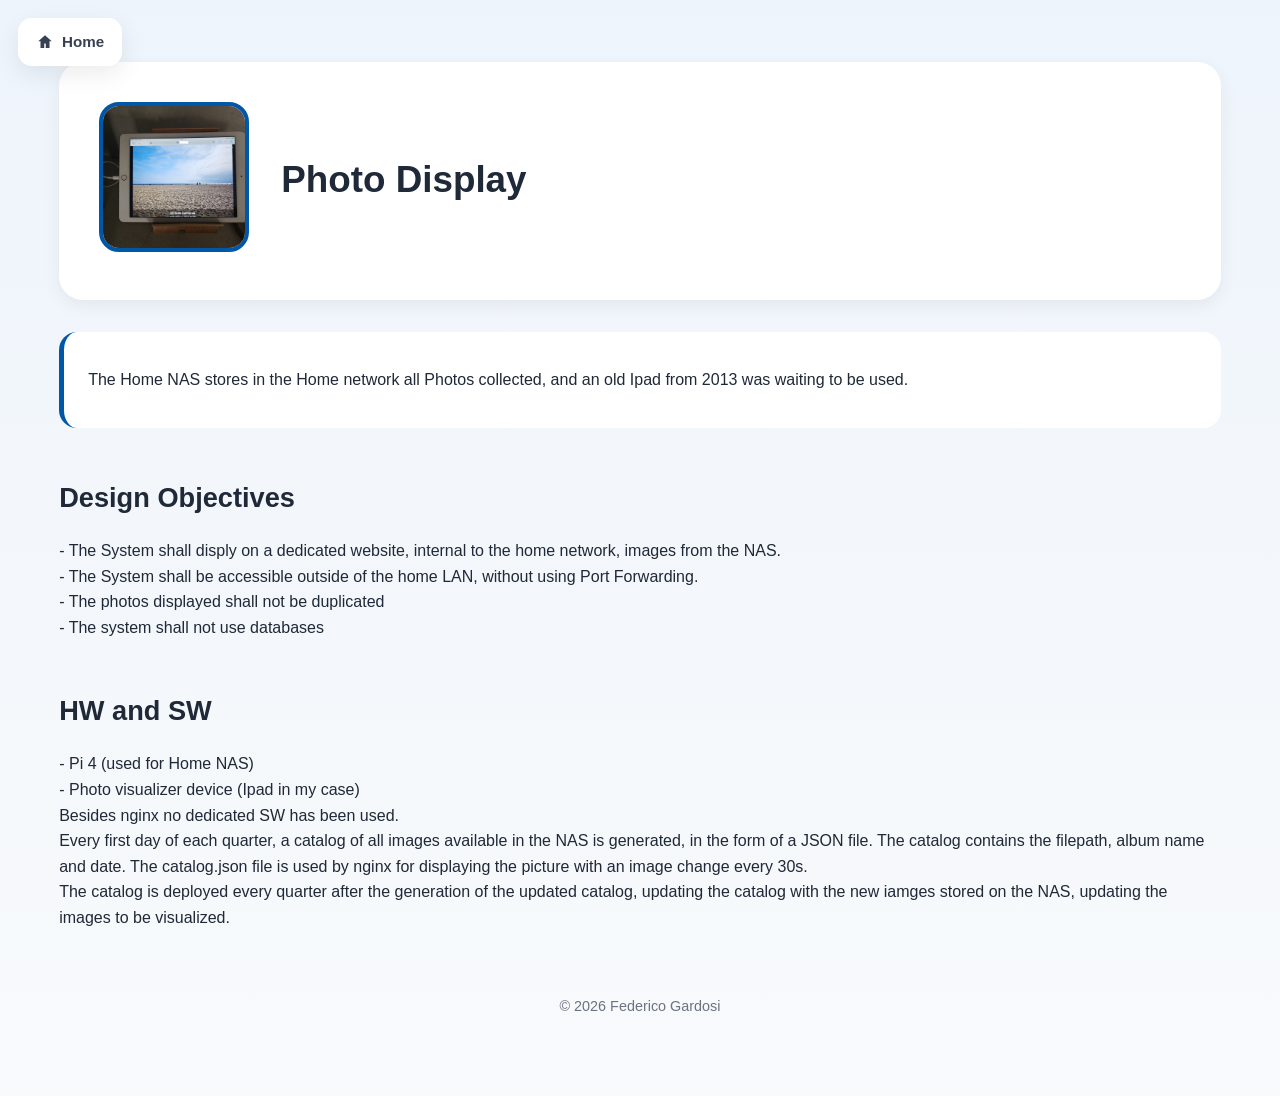
<file: projects/photo-display.html>
<!DOCTYPE html>
<html lang="en">
<head>
    <meta charset="UTF-8" />
    <meta name="viewport" content="width=device-width, initial-scale=1.0" />
    <title>Photo Display</title>
    <link rel="stylesheet" href="../css/style.css" />
    
    <!-- Google tag (gtag.js) -->
    <script async src="https://www.googletagmanager.com/gtag/js?id=G-HKT4KPR99Y"></script>
    <script>
    window.dataLayer = window.dataLayer || [];
    function gtag(){dataLayer.push(arguments);}
    gtag('js', new Date());

    gtag('config', 'G-HKT4KPR99Y');
    </script>
</head>
<body>

    <a href="../index.html" class="home-button">
    <svg width="18" height="18" viewBox="0 0 24 24" fill="currentColor">
        <path d="M12 3l9 8h-3v9h-5v-6H11v6H6v-9H3z"/>
    </svg>
    <span>Home</span>
    </a>

    <main class="container">

        <!-- HEADER / HERO -->
        <header class="hero">
            <div class="hero-photo">
                <img src="../assets/images/photo-display.jpeg">
            </div>
            <div class="hero-text">
                <h1>Photo Display</h1>
            </div>
        </header>

        <!-- BREVE INTRO (opzionale) -->
        <section class="intro">
            <p>
                The Home NAS stores in the Home network all Photos collected, and an old Ipad from 2013 was waiting to be used.
            </p>
        </section>

        <!-- ESPERIENZA -->
        <section id="experience">
            <h2>Design Objectives</h2>

            <!-- TEMPLATE DA DUPLICARE -->
                <p class="exp-description">
                    - The System shall disply on a dedicated website, internal to the home network, images from the NAS.<br>
                    - The System shall be accessible outside of the home LAN, without using Port Forwarding.<br>
                    - The photos displayed shall not be duplicated<br>
                    - The system shall not use databases<br>
                </p>

            </article>
            <!-- FINE TEMPLATE -->
        
        </section>

        <section id="experience">
            <h2>HW and SW</h2>

            <!-- TEMPLATE DA DUPLICARE -->
                <p class="exp-description">
                    - Pi 4 (used for Home NAS)<br>
                    - Photo visualizer device (Ipad in my case)<br>

                    Besides nginx no dedicated SW has been used.<br>

                    Every first day of each quarter, a catalog of all images available in the NAS is generated, in the form of a JSON file.
                    The catalog contains the filepath, album name and date. The catalog.json file is used by nginx for displaying the picture with
                    an image change every 30s.<br>
                    The catalog is deployed every quarter after the generation of the updated catalog, updating the catalog with the new iamges stored on
                    the NAS, updating the images to be visualized.<br>
                </p>

            </article>
            <!-- FINE TEMPLATE -->
        
        </section>

        <footer class="footer">
            <p>© 2026 Federico Gardosi</p>
        </footer>

    </main>

</body>
</html>
</file>
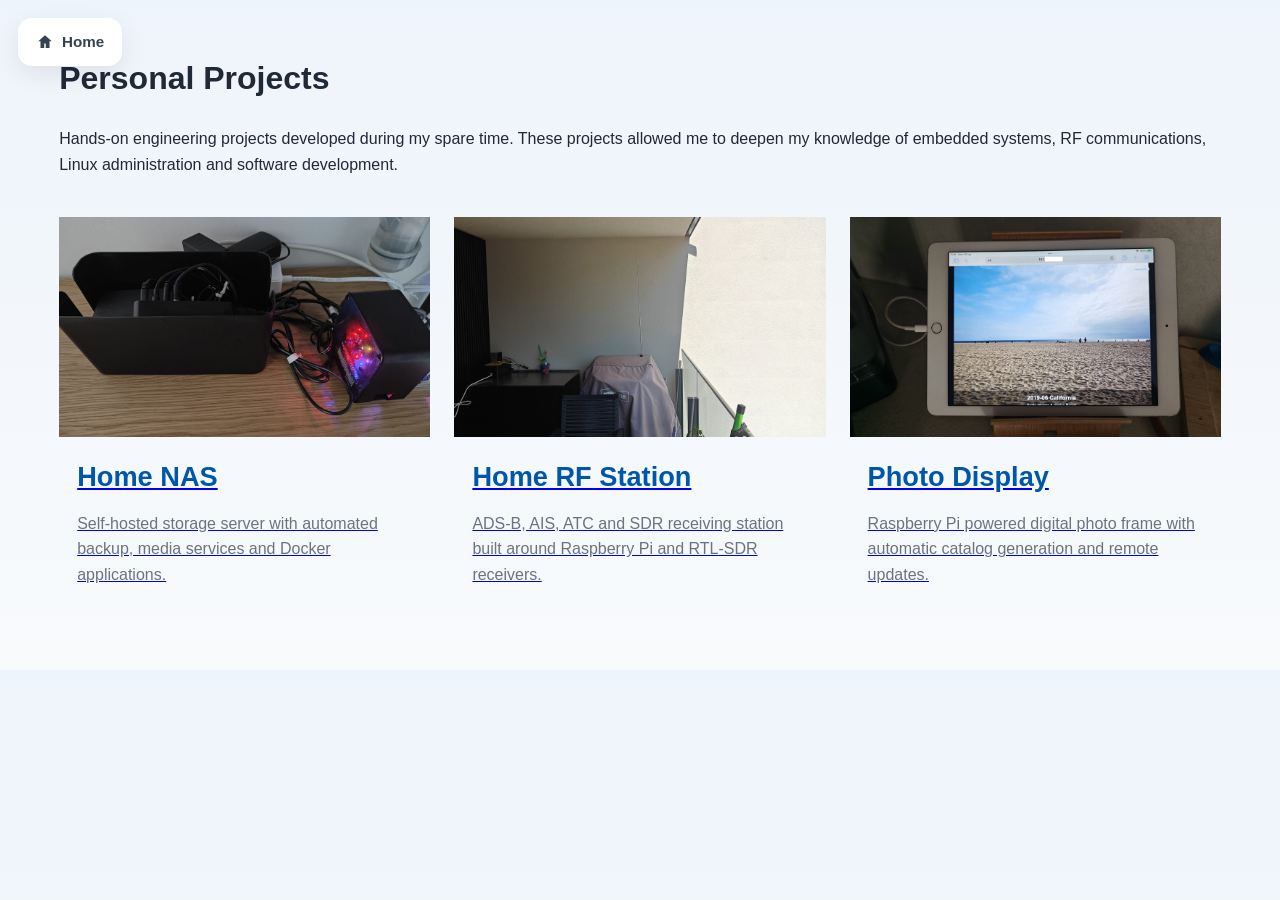
<file: projects/projects.html>
<!DOCTYPE html>
<html lang="en">

<head>
    <meta charset="UTF-8">
    <meta name="viewport" content="width=device-width, initial-scale=1.0">
    <title>Personal Projects</title>

    <link rel="stylesheet" href="../css/style.css">
    <!-- Google tag (gtag.js) -->
    <script async src="https://www.googletagmanager.com/gtag/js?id=G-HKT4KPR99Y"></script>
    <script>
    window.dataLayer = window.dataLayer || [];
    function gtag(){dataLayer.push(arguments);}
    gtag('js', new Date());

    gtag('config', 'G-HKT4KPR99Y');
    </script>
</head>

<body>

    <a href="../index.html" class="home-button">
    <svg width="18" height="18" viewBox="0 0 24 24" fill="currentColor">
        <path d="M12 3l9 8h-3v9h-5v-6H11v6H6v-9H3z"/>
    </svg>
    <span>Home</span>
    </a>

<div class="container">

    <header>
        <h1>Personal Projects</h1>

        <p>
            Hands-on engineering projects developed during my spare time.
            These projects allowed me to deepen my knowledge of embedded
            systems, RF communications, Linux administration and software
            development.
        </p>
    </header>

    <section class="projects-grid">

        <!-- ========================= -->
        <!-- Home NAS                  -->
        <!-- ========================= -->

        <a href="home-nas.html" class="project-card">

            <img src="../assets/images/home-nas.jpeg" alt="Home NAS">

            <div class="project-content">

                <h2>Home NAS</h2>

                <p>
                    Self-hosted storage server with automated backup,
                    media services and Docker applications.
                </p>

            </div>

        </a>

        <!-- ========================= -->
        <!-- Home RF Station           -->
        <!-- ========================= -->

        <a href="home-rf.html" class="project-card">

            <img src="../assets/images/home-rf.jpeg" alt="Home RF Station">

            <div class="project-content">

                <h2>Home RF Station</h2>

                <p>
                    ADS-B, AIS, ATC and SDR receiving station built around
                    Raspberry Pi and RTL-SDR receivers.
                </p>

            </div>

        </a>

        <!-- ========================= -->
        <!-- Photo Display             -->
        <!-- ========================= -->

        <a href="photo-display.html" class="project-card">

            <img src="../assets/images/photo-display.jpeg" alt="Photo Display">

            <div class="project-content">

                <h2>Photo Display</h2>

                <p>
                    Raspberry Pi powered digital photo frame with
                    automatic catalog generation and remote updates.
                </p>

            </div>

        </a>

    </section>

</div>

</body>

</html>
</file>
<file: css/style.css>
/* =========================
   VARIABLES
========================= */
:root {
    --bg: #f5f7fa;
    --surface: #ffffff;
    --text: #1f2937;
    --text-light: #6b7280;
    --primary: #0057a8;
    --border: #e5e7eb;
    --radius: 18px;
    --shadow: 0 6px 18px rgba(0,0,0,0.06);
    --max-width: 1200px;
}

/* =========================
   RESET
========================= */
* {
    box-sizing: border-box;
}

body {
    margin: 0;
    font-family: Inter, Segoe UI, sans-serif;
    background:linear-gradient(
        180deg,
        #eef4fb 0%,
        #f8fafc 100%
    );
    color: var(--text);
    line-height: 1.6;
}

/* =========================
   LAYOUT
========================= */
.container {
    max-width: var(--max-width);
    margin: 0 auto;
    padding: 2rem 1.2rem 4rem;
}

/* =========================
   HERO
========================= */
.hero {
    display: flex;
    align-items: center;
    gap: 2rem;
    background: var(--surface);
    padding: 40px;
    border-radius: 24px;
    margin-top:30px;
    box-shadow: var(--shadow);
}

.hero-photo img {
    width: 150px;
    height: 150px;
    object-fit: cover;
    border-radius: 20px;
    border: 4px solid var(--primary);
}

.hero-text h1 {
    margin: 0;
    font-size: 2.3rem;
}

.job-title {
    margin-top: 0.35rem;
    font-size: 1.15rem;
    color: var(--primary);
    font-weight: 600;
}

.hero-links {
    margin-top: 1rem;
    display: flex;
    gap: 1rem;
    flex-wrap: wrap;
}

.hero-links a {
    text-decoration: none;
    color: var(--primary);
    font-weight: 600;
}

.hero-links a:hover {
    text-decoration: underline;
}

/* =========================
   INTRO
========================= */
.intro {
    margin: 2rem 0;
    padding: 1.2rem 1.5rem;
    background: var(--surface);
    border-radius: var(--radius);
    border-left: 5px solid var(--primary);
}

/* ==========================================
   TOP NAVIGATION
========================================== */

.topnav{

    display:flex;

    justify-content:center;

    align-items:center;

    gap:35px;

    padding:18px 30px;

    background:white;

    border-radius:16px;

    box-shadow:0 8px 25px rgba(0,0,0,.08);

    margin:30px auto;

    width:fit-content;

}

.topnav a{

    text-decoration:none;

    color:#374151;

    font-weight:600;

    font-size:1rem;

    padding:10px 16px;

    border-radius:10px;

    transition:all .25s ease;

}

.topnav a:hover{

    background:var(--primary);

    color:white;

}

/* ==========================================
   HOME BUTTON
========================================== */

.home-button{

    position:fixed;

    top:18px;

    left:18px;

    display:flex;

    align-items:center;

    gap:8px;

    padding:12px 18px;

    background:white;

    color:#374151;

    text-decoration:none;

    font-weight:600;

    font-size:0.95rem;

    border-radius:14px;

    box-shadow:0 8px 25px rgba(0,0,0,.08);

    transition:all .25s ease;

    z-index:1000;

}

.home-button:hover{

    background:var(--primary);

    color:white;

    transform:translateY(-2px);

}

/* =========================
   SECTION TITLES
========================= */
section h2 {
    margin-top: 3rem;
    margin-bottom: 1.2rem;
    font-size: 1.7rem;
}

.lifecycle-title{
    margin-top:80px;
    margin-bottom:40px;
}

/* =========================
   EXPERIENCE CARD
========================= */
.experience-card {
    background: var(--surface);
    padding: 1.5rem;
    border-radius: var(--radius);
    box-shadow: var(--shadow);
    margin-bottom: 1.5rem;
}

.exp-header {
    display: flex;
    justify-content: space-between;
    align-items: flex-start;
    gap: 1rem;
    margin-bottom: 0.5rem;
}

.exp-header h3 {
    margin: 0;
    font-size: 1.25rem;
}

.company {
    margin: 0.25rem 0 0;
    color: var(--primary);
    font-weight: 600;
}

.exp-period {
    white-space: nowrap;
    color: var(--text-light);
    font-weight: 600;
}

.exp-location {
    margin: 0 0 1rem;
    color: var(--text-light);
    font-size: 0.95rem;
}

.exp-description {
    margin-bottom: 0.8rem;
}

.exp-project {
    display: inline-block;
    background: var(--primary-light);
    color: var(--primary);
    padding: 4px 12px;
    border-radius: 20px;
    font-weight: 600;
    margin: 1rem 0;
}

.exp-list {
    margin: 0;
    padding-left: 1.2rem;
}

.exp-list li {
    margin-bottom: 0.35rem;
}

/* =========================
   MISSION LIFECYCLE
========================= */

.phase-group h3{
    margin-bottom:5px;
}

.phase-group span{
    color:var(--text-light);
    font-size:0.9rem;
}

.lifecycle-container {
    max-width: 1600px;
    margin: 0 auto;
    padding: 2rem 1.2rem 4rem;
}

/* ==========================================
   MISSION TIMELINE
========================================== */

/* =========================
   SKILLS
========================= */

.skill-row{

    display:flex;

    justify-content:space-between;

    align-items:center;

    background:var(--surface);

    padding:14px 20px;

    margin-bottom:12px;

    border-radius:12px;

    box-shadow:var(--shadow);

}

.skill-name{

    font-weight:600;

}

.skill-level{

    display:flex;

    gap:8px;

}

.dot{

    width:14px;

    height:14px;

    border-radius:50%;

    border:2px solid var(--primary);

}

.dot.filled{

    background:var(--primary);

}

/* =====================================
   MISSION TIMELINE
===================================== */

.timeline-wrapper{

    overflow-x:auto;

    padding-bottom:10px;

    overflow-x:auto;

    -webkit-overflow-scrolling:touch;

}

/* ==========================================
   SKILLS PAGE
========================================== */

.skills-section{

    margin-top:40px;
    margin-bottom:50px;

}

.skills-section h2{

    color:var(--primary);
    margin-bottom:20px;

}

.skill-row{

    display:flex;
    justify-content:space-between;
    align-items:center;

    background:var(--surface);

    padding:14px 20px;

    margin-bottom:12px;

    border-radius:12px;

    box-shadow:var(--shadow);

}

.skill-name{

    font-weight:600;

}

.skill-level{

    display:flex;
    gap:8px;

}

.dot{

    width:14px;
    height:14px;

    border-radius:50%;

    border:2px solid var(--primary);

}

.dot.filled{

    background:var(--primary);

}

/* =====================================
   TIMELINE
===================================== */

.timeline{

    margin-top:40px;
    margin-bottom:60px;

    background:white;

    border-radius:20px;

    padding:40px;

    box-shadow:0 8px 25px rgba(0,0,0,.08);

}

/* ---------- PHASES ---------- */

.timeline>.phase{

    display:inline-block;

    background:#dbeafe;

    padding:15px;

    border-radius:12px;

    font-weight:700;

    text-align:center;

}

.phase0{

    width:26%;

}

.phaseBC{

    width:16%;

}

.phaseD{

    width:38%;

}

.phaseE{

    width:18%;

}

/* ---------- MILESTONES ---------- */

.milestones{

    display:grid;

    grid-template-columns:repeat(13,1fr);

    gap:10px;

    margin:20px 0 35px;

    white-space:nowrap;

}

.milestones div{

    background:white;

    border-radius:10px;

    padding:15px 5px;

    text-align:center;

    font-weight:600;

    box-shadow:var(--shadow);

}

/* ---------- ONE MISSION ---------- */

.mission-name{

    font-weight:600;

    margin-top:18px;

    margin-bottom:6px;

}

/* timeline */

.mission-track{

    display:grid;

    grid-template-columns:repeat(13,1fr);

    gap:10px;

    margin-bottom:22px;

}

/* colored bar */

.mission-bar{

    height:18px;

    background:#4CAF50;

    border-radius:10px;

}

/* =========================
   MISSIONS
========================= */

/* ==========================================
   PERSONAL PROJECTS
========================================== */

.projects-grid{

    display:grid;

    grid-template-columns:repeat(3,1fr);

    gap:24px;

    margin-top:40px;

}

.project-card img{

    width:100%;

    height:180px;

    object-fit:cover;

    display:block;

}

.project-card:hover{

    transform:translateY(-6px);

    box-shadow:0 12px 28px rgba(0,0,0,.12);

}

.project-card img{

    width:100%;

    height:220px;

    object-fit:cover;

}

/* ==========================================
   PROJECT IMAGES
========================================== */

.project-image{

    display:block;

    max-width:100%;

    height:auto;

    border-radius:14px;

    box-shadow:var(--shadow);

    margin:25px auto;

}

.project-image.large{

    width:100%;

}

.project-image.medium{

    width:70%;

}

.project-image.small{

    width:40%;

}

.project-content{

    padding:18px;

}

.project-content h2{

    margin-top:0;

    margin-bottom:12px;

    color:var(--primary);

}

.project-content p{

    margin:0;

    color:var(--text-light);

}

/* =========================
   FOOTER
========================= */
.footer {
    margin-top: 4rem;
    text-align: center;
    color: var(--text-light);
    font-size: 0.9rem;
}

/* =========================
   MOBILE
========================= */
@media (max-width: 768px) {

    .container{
        width:100%;
        max-width:100%;
        padding:1rem;
    }

    /* HERO */
    .hero{
        flex-direction:column;
        text-align:center;
        padding:1.5rem;
    }

    .hero-photo img{
        width:140px;
        height:140px;
    }

    .hero-text h1{
        font-size:2rem;
    }

    .hero-links{
        justify-content:center;
        flex-wrap:wrap;
    }

    /* EXPERIENCE */
    .experience-card{
        width:100%;
        margin:1rem 0;
    }

    .exp-header{
        flex-direction:column;
        align-items:flex-start;
    }

    .exp-period{
        white-space:normal;
    }

    /* TOP NAVIGATION */
    .topnav{
        display:flex;
        flex-wrap:wrap;
        justify-content:center;
        gap:10px;
        padding:10px;
    }

    .topnav a{
        display:inline-block;
        padding:8px 12px;
        font-size:0.95rem;
    }

    /* PROJECT CARDS */
    .projects-grid{
        grid-template-columns:1fr;
    }

    /* SKILLS */
    .skills-grid{
        grid-template-columns:1fr;
    }

}
</file>
